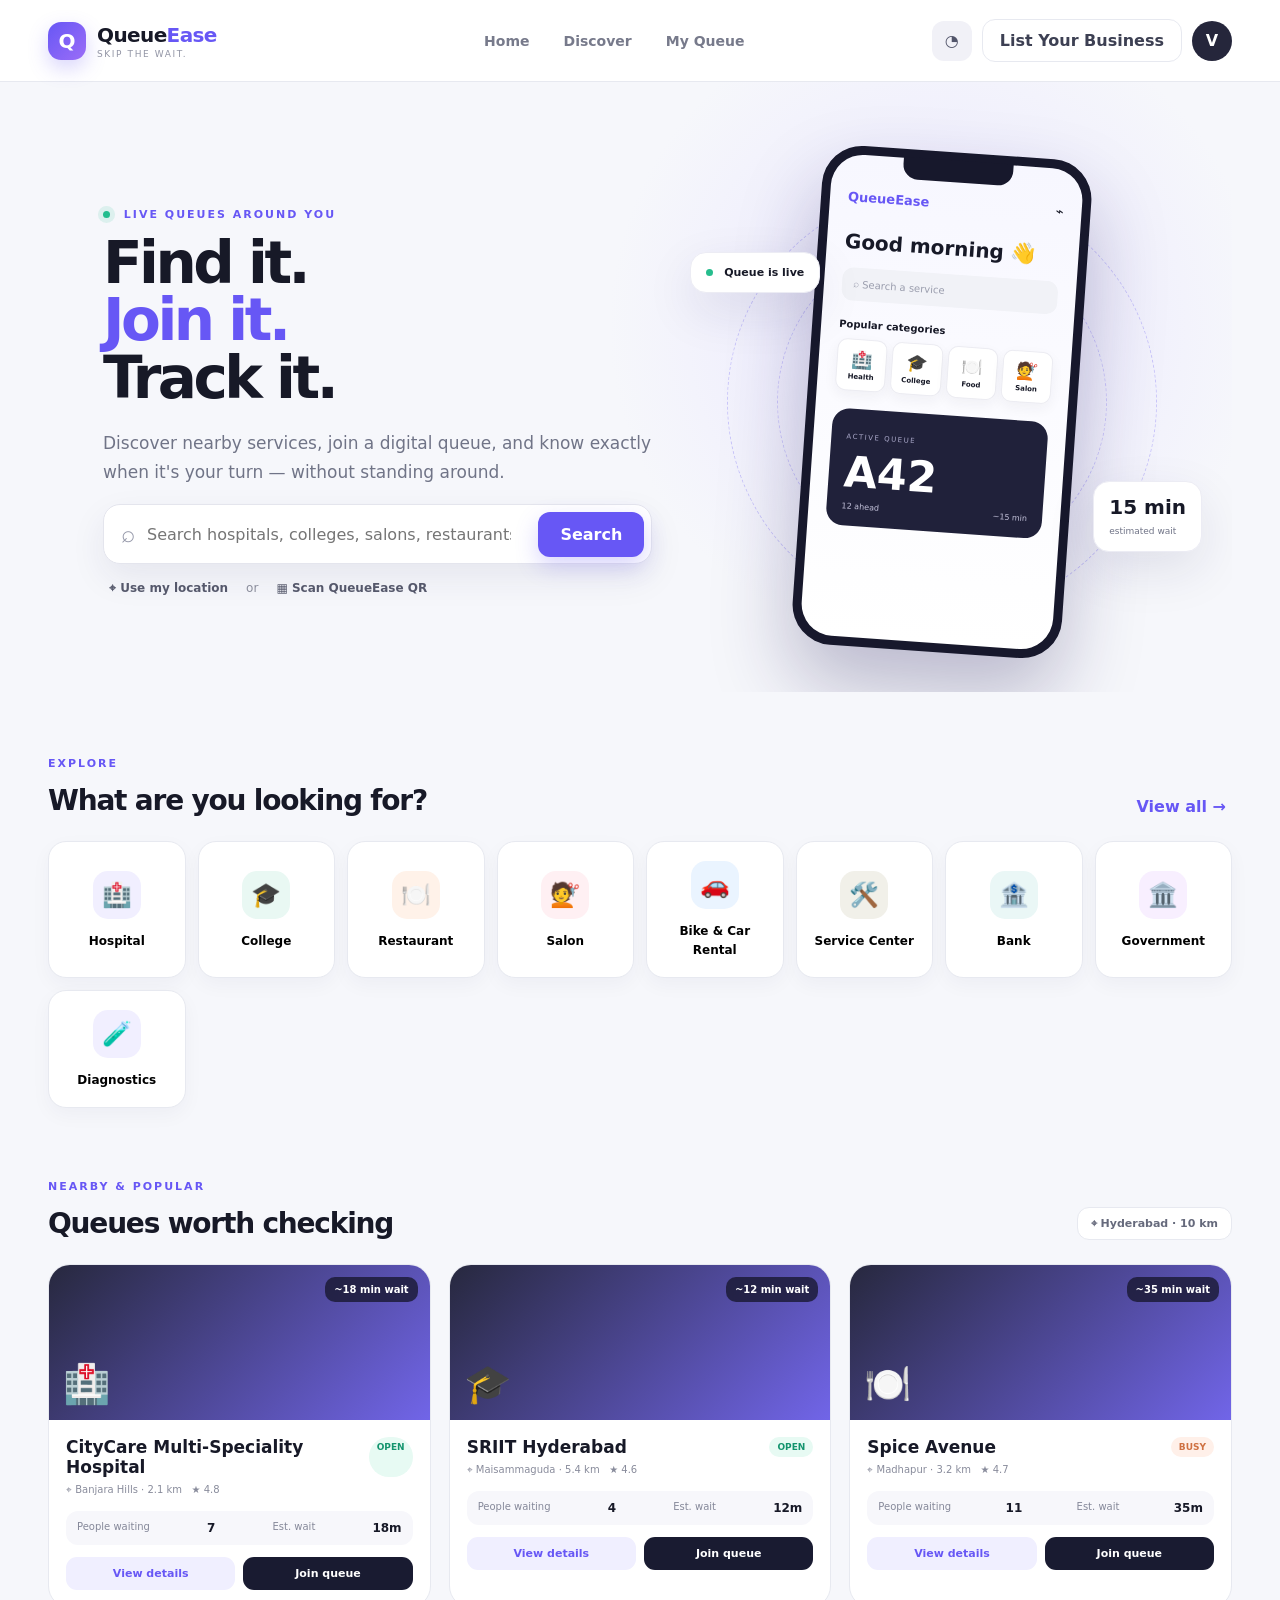
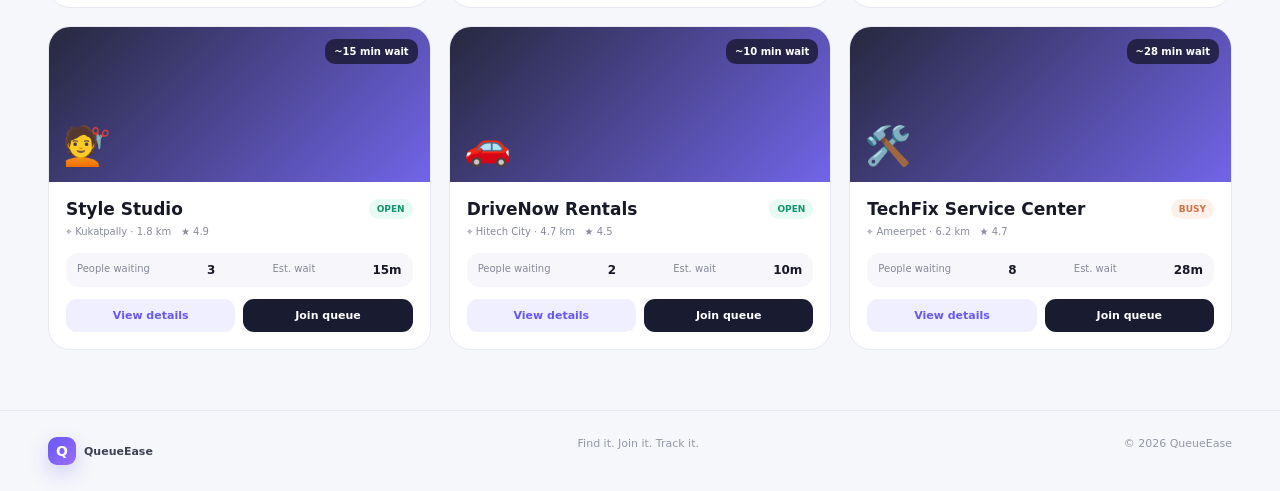
<file: QueueEase-WebApp/index.html>
<!DOCTYPE html>
<html lang="en">
<head>
  <meta charset="UTF-8" />
  <meta name="viewport" content="width=device-width, initial-scale=1.0" />
  <title>QueueEase — Find it. Join it. Track it.</title>
  <link rel="stylesheet" href="styles.css" />
</head>
<body>
  <div class="app-shell">
    <header class="topbar">
      <a class="brand" href="#" data-page="home">
        <span class="brand-mark">Q</span>
        <span>
          <strong>Queue<span>Ease</span></strong>
          <small>Skip the wait.</small>
        </span>
      </a>

      <nav class="desktop-nav">
        <a href="#" data-page="home">Home</a>
        <a href="#" data-page="discover">Discover</a>
        <a href="#" data-page="myqueue">My Queue</a>
      </nav>

      <div class="top-actions">
        <button class="icon-btn" id="notificationBtn" aria-label="Notifications">◔</button>
        <button class="outline-btn" id="listBusinessBtn">List Your Business</button>
        <button class="profile-btn" id="profileBtn">V</button>
      </div>
    </header>

    <main>
      <!-- HOME -->
      <section class="page active" id="homePage">
        <div class="hero">
          <div class="hero-copy">
            <div class="eyebrow"><span class="pulse"></span> LIVE QUEUES AROUND YOU</div>
            <h1>Find it.<br><span>Join it.</span><br>Track it.</h1>
            <p>Discover nearby services, join a digital queue, and know exactly when it's your turn — without standing around.</p>

            <div class="hero-search">
              <span>⌕</span>
              <input id="homeSearch" type="search" placeholder="Search hospitals, colleges, salons, restaurants..." />
              <button id="homeSearchBtn">Search</button>
            </div>

            <div class="hero-links">
              <button id="useLocationBtn">⌖ Use my location</button>
              <span>or</span>
              <button id="scanQrBtn">▦ Scan QueueEase QR</button>
            </div>
          </div>

          <div class="hero-visual">
            <div class="orbit orbit-one"></div>
            <div class="orbit orbit-two"></div>
            <div class="phone">
              <div class="phone-notch"></div>
              <div class="phone-screen">
                <div class="mini-head">
                  <span>QueueEase</span><span>⌁</span>
                </div>
                <div class="mini-greeting">Good morning 👋</div>
                <div class="mini-search">⌕ Search a service</div>
                <div class="mini-label">Popular categories</div>
                <div class="mini-cats">
                  <span>🏥<b>Health</b></span>
                  <span>🎓<b>College</b></span>
                  <span>🍽️<b>Food</b></span>
                  <span>💇<b>Salon</b></span>
                </div>
                <div class="mini-ticket">
                  <small>ACTIVE QUEUE</small>
                  <strong>A42</strong>
                  <div><span>12 ahead</span><span>~15 min</span></div>
                </div>
              </div>
            </div>
            <div class="float-card card-wait"><b>15 min</b><small>estimated wait</small></div>
            <div class="float-card card-live"><i></i> Queue is live</div>
          </div>
        </div>

        <div class="section-head">
          <div>
            <div class="eyebrow">EXPLORE</div>
            <h2>What are you looking for?</h2>
          </div>
          <button class="text-btn" data-page="discover">View all →</button>
        </div>

        <div class="category-grid" id="categoryGrid"></div>

        <div class="section-head nearby-head">
          <div>
            <div class="eyebrow">NEARBY & POPULAR</div>
            <h2>Queues worth checking</h2>
          </div>
          <div class="location-chip" id="locationChip">⌖ Hyderabad · 10 km</div>
        </div>
        <div class="business-grid" id="homeBusinessGrid"></div>
      </section>

      <!-- DISCOVER -->
      <section class="page" id="discoverPage">
        <div class="discover-top">
          <div>
            <div class="eyebrow">DISCOVER</div>
            <h1>Find a place. <span>Skip the line.</span></h1>
            <p>Choose a category or search directly for an organization or service.</p>
          </div>
          <button class="soft-btn" id="discoverQrBtn">▦ Scan QR</button>
        </div>

        <div class="discover-controls">
          <div class="large-search"><span>⌕</span><input id="discoverSearch" type="search" placeholder="Search organization or service..." /></div>
          <button class="filter-btn" id="nearbyFilter">⌖ Near me</button>
          <button class="filter-btn" id="sortBtn">↕ Sort: Recommended</button>
        </div>

        <div class="filter-row" id="discoverCategories"></div>
        <div class="result-meta"><span id="resultCount"></span><span class="live-legend"><i></i> Live queue data</span></div>
        <div class="business-grid discover-grid" id="discoverGrid"></div>
      </section>

      <!-- BUSINESS DETAIL -->
      <section class="page" id="businessPage">
        <button class="back-btn" id="backToDiscover">← Back to results</button>
        <div id="businessDetail"></div>
      </section>

      <!-- MY QUEUE -->
      <section class="page" id="myqueuePage">
        <div class="discover-top">
          <div>
            <div class="eyebrow">MY QUEUE</div>
            <h1>Your digital <span>waiting room.</span></h1>
            <p>Track your active token without staying at the counter.</p>
          </div>
        </div>
        <div id="myQueueContent"></div>
      </section>
    </main>

    <footer>
      <div class="footer-brand"><span class="brand-mark">Q</span><b>QueueEase</b></div>
      <span>Find it. Join it. Track it.</span>
      <span>© 2026 QueueEase</span>
    </footer>
  </div>

  <!-- JOIN MODAL -->
  <div class="modal-backdrop" id="joinModal">
    <div class="modal join-modal">
      <button class="close-modal" data-close="joinModal">×</button>
      <div class="modal-icon">🎫</div>
      <div class="eyebrow">JOIN DIGITAL QUEUE</div>
      <h2 id="joinBusinessName">Business</h2>
      <p id="joinServiceHint">Choose a service to continue.</p>
      <div class="service-list" id="serviceList"></div>
      <div class="notification-choice">
        <label>How should we notify you?</label>
        <div class="notify-options">
          <button class="notify-option active" data-notify="browser">🔔 Browser</button>
          <button class="notify-option" data-notify="sms">📱 SMS</button>
          <button class="notify-option" data-notify="email">✉ Email</button>
          <button class="notify-option" data-notify="call">☎ Call</button>
        </div>
      </div>
      <button class="primary-btn full" id="confirmJoinBtn">Join Queue →</button>
    </div>
  </div>

  <!-- TICKET MODAL -->
  <div class="modal-backdrop" id="ticketModal">
    <div class="modal ticket-modal">
      <button class="close-modal" data-close="ticketModal">×</button>
      <div class="ticket-top">
        <span class="live-pill"><i></i> ACTIVE NOW</span>
        <span id="ticketCategory">Service</span>
      </div>
      <div class="ticket-brand" id="ticketBusiness">QueueEase</div>
      <div class="ticket-number" id="ticketNumber">A42</div>
      <div class="ticket-service" id="ticketService">General Service</div>
      <div class="ticket-stats">
        <div><b id="ticketAhead">12</b><small>People ahead</small></div>
        <div><b id="ticketWait">15 min</b><small>Estimated wait</small></div>
      </div>
      <div class="progress"><span id="ticketProgress"></span></div>
      <p class="ticket-note">This estimate updates as the queue moves.</p>
      <div class="ticket-actions">
        <button class="soft-btn" id="openMyQueueBtn">View My Queue</button>
        <button class="danger-btn" id="leaveQueueBtn">Leave Queue</button>
      </div>
    </div>
  </div>

  <!-- QR MODAL -->
  <div class="modal-backdrop" id="qrModal">
    <div class="modal qr-modal">
      <button class="close-modal" data-close="qrModal">×</button>
      <div class="eyebrow">QUEUEEASE QR</div>
      <h2>Scan to join a queue</h2>
      <p>For the demo, use the sample QR below or enter an organization code.</p>
      <div class="fake-qr" id="fakeQr"></div>
      <input class="code-input" id="qrCodeInput" placeholder="e.g. QEA-1024" />
      <button class="primary-btn full" id="qrContinueBtn">Continue →</button>
    </div>
  </div>

  <!-- BUSINESS MODAL -->
  <div class="modal-backdrop" id="businessModal">
    <div class="modal">
      <button class="close-modal" data-close="businessModal">×</button>
      <div class="modal-icon">🏢</div>
      <div class="eyebrow">FOR ORGANIZATIONS</div>
      <h2>Bring your queue online.</h2>
      <p>QueueEase lets your customers join digitally while your staff manage tokens in real time.</p>
      <div class="business-benefits">
        <span>✓ Digital tokens</span><span>✓ Live queue</span><span>✓ QR joining</span><span>✓ Notifications</span>
      </div>
      <button class="primary-btn full" id="businessDemoBtn">View Business Demo →</button>
    </div>
  </div>

  <div class="toast" id="toast"></div>
  <script src="app.js"></script>
</body>
</html>
</file>
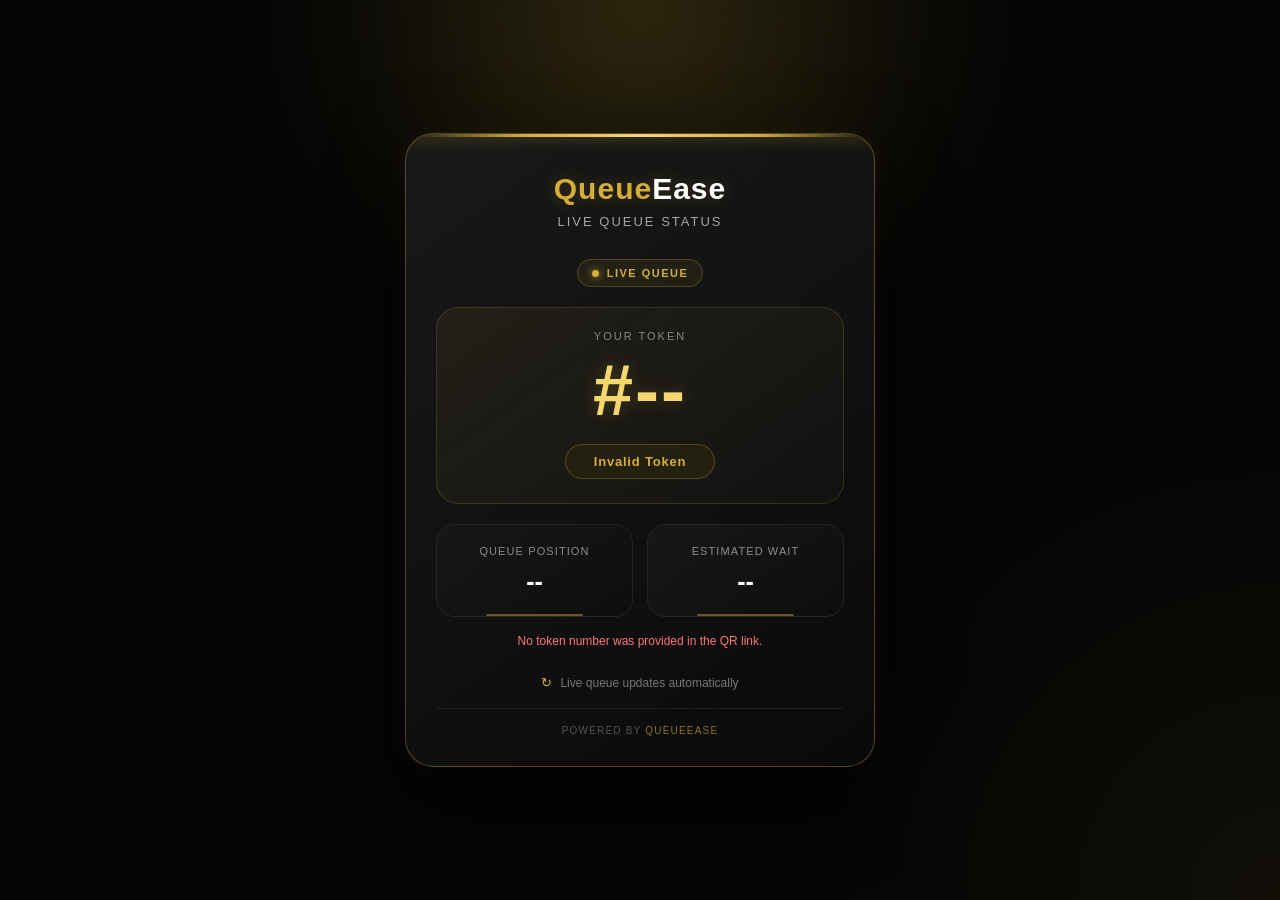
<file: live-queue.html>
<!DOCTYPE html>
<html lang="en">
<head>
    <meta charset="UTF-8">
    <meta name="viewport" content="width=device-width, initial-scale=1.0">

    <title>QueueEase Live Queue</title>

    <style>
        * {
            box-sizing: border-box;
        }

        body {
            margin: 0;
            min-height: 100vh;
            font-family: Arial, Helvetica, sans-serif;

            background:
                radial-gradient(
                    circle at 50% 0%,
                    rgba(212,175,55,0.13),
                    transparent 35%
                ),
                radial-gradient(
                    circle at 100% 100%,
                    rgba(212,175,55,0.06),
                    transparent 30%
                ),
                #050505;

            color: #ffffff;

            display: flex;
            justify-content: center;
            align-items: center;

            padding: 25px;
        }

        body::before {
            content: "";

            position: fixed;

            width: 350px;
            height: 350px;

            border-radius: 50%;

            background: rgba(212,175,55,0.08);

            filter: blur(100px);

            top: -150px;
            left: 50%;

            transform: translateX(-50%);

            pointer-events: none;
        }

        .card {
            position: relative;

            width: 100%;
            max-width: 470px;

            padding: 38px 30px 30px;

            text-align: center;

            border-radius: 28px;

            background:
                linear-gradient(
                    145deg,
                    rgba(25,25,25,0.98),
                    rgba(10,10,10,0.98)
                );

            border: 1px solid rgba(212,175,55,0.35);

            box-shadow:
                0 30px 80px rgba(0,0,0,0.75),
                0 0 35px rgba(212,175,55,0.06);

            overflow: hidden;
        }

        .card::before {
            content: "";

            position: absolute;

            top: 0;
            left: 0;
            right: 0;

            height: 3px;

            background:
                linear-gradient(
                    90deg,
                    transparent,
                    #d4af37,
                    #f5d76e,
                    #d4af37,
                    transparent
                );

            box-shadow:
                0 0 15px rgba(212,175,55,0.7);
        }

        .brand-area {
            margin-bottom: 8px;
        }

        .logo {
            font-size: 30px;
            font-weight: 800;
            letter-spacing: 1px;

            color: #d4af37;

            text-shadow:
                0 0 18px rgba(212,175,55,0.25);
        }

        .logo span {
            color: #ffffff;
        }

        .subtitle {
            margin-top: 8px;

            color: #a6a6a6;

            font-size: 13px;

            letter-spacing: 2px;

            text-transform: uppercase;
        }

        .live-indicator {
            display: inline-flex;

            align-items: center;
            justify-content: center;

            gap: 8px;

            margin-top: 22px;
            margin-bottom: 12px;

            padding: 7px 14px;

            border-radius: 30px;

            background: rgba(212,175,55,0.08);

            border: 1px solid rgba(212,175,55,0.25);

            color: #d4af37;

            font-size: 11px;

            font-weight: bold;

            letter-spacing: 1.5px;
        }

        .live-dot {
            width: 7px;
            height: 7px;

            border-radius: 50%;

            background: #d4af37;

            box-shadow:
                0 0 8px rgba(212,175,55,0.9);

            animation: livePulse 1.5s infinite;
        }

        @keyframes livePulse {
            0% {
                opacity: 1;
                transform: scale(1);
            }

            50% {
                opacity: 0.4;
                transform: scale(0.75);
            }

            100% {
                opacity: 1;
                transform: scale(1);
            }
        }

        .token-section {
            margin-top: 8px;

            padding: 22px 15px 24px;

            border-radius: 22px;

            background:
                linear-gradient(
                    145deg,
                    rgba(212,175,55,0.07),
                    rgba(255,255,255,0.015)
                );

            border: 1px solid rgba(212,175,55,0.18);
        }

        .token-label {
            font-size: 11px;

            color: #888888;

            text-transform: uppercase;

            letter-spacing: 2px;

            margin-bottom: 3px;
        }

        .token {
            font-size: 72px;

            line-height: 1;

            font-weight: 900;

            margin: 12px 0 18px;

            color: #f5d76e;

            letter-spacing: 2px;

            text-shadow:
                0 0 18px rgba(212,175,55,0.25);
        }

        .status {
            display: inline-flex;

            align-items: center;
            justify-content: center;

            min-width: 150px;

            padding: 9px 20px;

            border-radius: 30px;

            background: #24200f;

            color: #d4af37;

            border: 1px solid rgba(212,175,55,0.28);

            font-size: 13px;

            font-weight: bold;

            letter-spacing: 0.8px;
        }

        .info {
            display: grid;

            grid-template-columns: 1fr 1fr;

            gap: 14px;

            margin-top: 20px;
        }

        .box {
            position: relative;

            background:
                linear-gradient(
                    145deg,
                    #171717,
                    #0e0e0e
                );

            padding: 20px 12px;

            border-radius: 18px;

            border: 1px solid #252525;
        }

        .box::after {
            content: "";

            position: absolute;

            bottom: 0;
            left: 25%;
            right: 25%;

            height: 2px;

            background: #d4af37;

            opacity: 0.45;

            border-radius: 10px;
        }

        .label {
            color: #8d8d8d;

            font-size: 11px;

            text-transform: uppercase;

            letter-spacing: 1.1px;
        }

        .value {
            color: #ffffff;

            font-size: 25px;

            font-weight: 700;

            margin-top: 10px;
        }

        .refresh {
            display: flex;

            justify-content: center;
            align-items: center;

            gap: 8px;

            margin-top: 25px;

            color: #777777;

            font-size: 12px;
        }

        .refresh-icon {
            color: #d4af37;

            font-size: 13px;
        }

        .footer {
            margin-top: 18px;

            padding-top: 16px;

            border-top: 1px solid #202020;

            color: #555555;

            font-size: 10px;

            letter-spacing: 1.2px;

            text-transform: uppercase;
        }

        .footer span {
            color: #8d7322;
        }

        .error-message {
            margin-top: 15px;

            color: #ff7777;

            font-size: 12px;

            line-height: 1.5;
        }

        @media (max-width: 500px) {

            body {
                padding: 15px;
            }

            .card {
                padding: 32px 20px 24px;

                border-radius: 24px;
            }

            .logo {
                font-size: 27px;
            }

            .token {
                font-size: 62px;
            }

            .box {
                padding: 17px 8px;
            }

            .value {
                font-size: 22px;
            }
        }
    </style>
</head>

<body>

<div class="card">

    <div class="brand-area">

        <div class="logo">
            Queue<span>Ease</span>
        </div>

        <div class="subtitle">
            Live Queue Status
        </div>

    </div>


    <div class="live-indicator">

        <div class="live-dot"></div>

        LIVE QUEUE

    </div>


    <div class="token-section">

        <div class="token-label">
            Your Token
        </div>

        <div
            class="token"
            id="tokenNumber"
        >
            #--
        </div>

        <div
            class="status"
            id="status"
        >
            Loading...
        </div>

    </div>


    <div class="info">

        <div class="box">

            <div class="label">
                Queue Position
            </div>

            <div
                class="value"
                id="position"
            >
                --
            </div>

        </div>


        <div class="box">

            <div class="label">
                Estimated Wait
            </div>

            <div
                class="value"
                id="wait"
            >
                --
            </div>

        </div>

    </div>


    <div
        id="errorMessage"
        class="error-message"
    ></div>


    <div class="refresh">

        <span class="refresh-icon">
            ↻
        </span>

        Live queue updates automatically

    </div>


    <div class="footer">

        Powered by
        <span>QueueEase</span>

    </div>

</div>


<script>

/* =====================================================
   QUEUEEASE LIVE QUEUE
   DIRECT SPRING BOOT CONNECTION
===================================================== */


/* ================= API ================= */

const API_BASE =
    "http://localhost:8080";


/* ================= GET TOKEN ================= */

const params =
    new URLSearchParams(
        window.location.search
    );


const tokenNumber =
    params.get("token");


console.log(
    "QR TOKEN:",
    tokenNumber
);


/* ================= ELEMENTS ================= */

const tokenElement =
    document.getElementById(
        "tokenNumber"
    );


const positionElement =
    document.getElementById(
        "position"
    );


const waitElement =
    document.getElementById(
        "wait"
    );


const statusElement =
    document.getElementById(
        "status"
    );


const errorElement =
    document.getElementById(
        "errorMessage"
    );


/* ================= AUDIO ================= */

let audioContext = null;

let previousStatus = null;


/* ================= UNLOCK AUDIO ================= */

function unlockAudio() {

    try {

        if (!audioContext) {

            audioContext =
                new (
                    window.AudioContext ||
                    window.webkitAudioContext
                )();

        }

        if (
            audioContext.state ===
            "suspended"
        ) {

            audioContext.resume();

        }

    }

    catch (error) {

        console.error(
            "Audio error:",
            error
        );

    }

}


/* ================= BUZZER ================= */

function playBuzzer() {

    try {

        unlockAudio();

        if (!audioContext) {
            return;
        }


        const oscillator =
            audioContext.createOscillator();


        const gain =
            audioContext.createGain();


        oscillator.connect(
            gain
        );


        gain.connect(
            audioContext.destination
        );


        oscillator.type =
            "sine";


        oscillator.frequency.setValueAtTime(
            800,
            audioContext.currentTime
        );


        oscillator.frequency.setValueAtTime(
            600,
            audioContext.currentTime + 0.25
        );


        oscillator.frequency.setValueAtTime(
            900,
            audioContext.currentTime + 0.45
        );


        gain.gain.setValueAtTime(
            0.35,
            audioContext.currentTime
        );


        gain.gain.exponentialRampToValueAtTime(
            0.01,
            audioContext.currentTime + 0.8
        );


        oscillator.start();


        oscillator.stop(
            audioContext.currentTime + 0.8
        );


        console.log(
            "🔔 Buzzer played"
        );

    }

    catch (error) {

        console.error(
            "Buzzer failed:",
            error
        );

    }

}


/* ================= NOTIFICATION ================= */

async function requestNotificationPermission() {

    if (
        "Notification" in window
    ) {

        try {

            if (
                Notification.permission ===
                "default"
            ) {

                await Notification.requestPermission();

            }

        }

        catch (error) {

            console.log(
                "Notification permission error:",
                error
            );

        }

    }

}


/* ================= TURN NOTIFICATION ================= */

function showTurnNotification(
    token
) {

    if (
        "Notification" in window &&
        Notification.permission ===
        "granted"
    ) {

        new Notification(
            "🔔 QueueEase",
            {
                body:
                    "It's your turn! Token #" +
                    token.tokenNumber +
                    " is being called."
            }
        );

    }

}


/* =====================================================
   LOAD TOKEN STATUS
===================================================== */

async function loadQueue() {

    /* ================= VALIDATE TOKEN ================= */

    if (!tokenNumber) {

        tokenElement.textContent =
            "#--";

        statusElement.textContent =
            "Invalid Token";

        errorElement.textContent =
            "No token number was provided in the QR link.";

        return;

    }


    /* ================= API URL ================= */

    const url =
        API_BASE +
        "/queue/status/" +
        encodeURIComponent(
            tokenNumber
        );


    console.log(
        "Calling:",
        url
    );


    try {

        const response =
            await fetch(
                url
            );


        console.log(
            "HTTP STATUS:",
            response.status
        );


        /* ================= API ERROR ================= */

        if (!response.ok) {

            const errorText =
                await response.text();


            console.error(
                "API ERROR:",
                errorText
            );


            throw new Error(
                "HTTP " +
                response.status
            );

        }


        /* ================= JSON ================= */

        const token =
            await response.json();


        console.log(
            "TOKEN DETAILS:",
            token
        );


        /* ================= TOKEN ================= */

        tokenElement.textContent =
            "#" +
            token.tokenNumber;


        /* ================= POSITION ================= */

        positionElement.textContent =
            token.queuePosition;


        /* ================= WAIT ================= */

        waitElement.textContent =
            token.estimatedWaitingTime +
            " min";


        /* ================= STATUS ================= */

        if (
            token.status ===
            "CALLED"
        ) {

            statusElement.textContent =
                "🔔 YOUR TURN";


            statusElement.style.background =
                "#5b3b00";


            statusElement.style.color =
                "#ffd166";


            statusElement.style.borderColor =
                "#d4af37";


            /* ================= BUZZ ================= */

            if (
                previousStatus !==
                "CALLED"
            ) {

                playBuzzer();

                showTurnNotification(
                    token
                );

            }

        }

        else if (
            token.status ===
            "SERVED"
        ) {

            statusElement.textContent =
                "✅ SERVED";


            statusElement.style.background =
                "#173c2c";


            statusElement.style.color =
                "#55e6a5";


            statusElement.style.borderColor =
                "#55e6a5";

        }

        else {

            statusElement.textContent =
                "WAITING";


            statusElement.style.background =
                "#24200f";


            statusElement.style.color =
                "#d4af37";


            statusElement.style.borderColor =
                "rgba(212,175,55,0.28)";

        }


        /* ================= CLEAR ERROR ================= */

        errorElement.textContent =
            "";


        /* ================= SAVE STATUS ================= */

        previousStatus =
            token.status;

    }

    catch (error) {

        console.error(
            "Live queue error:",
            error
        );


        statusElement.textContent =
            "CONNECTION ERROR";


        statusElement.style.background =
            "#3b1717";


        statusElement.style.color =
            "#ff7777";


        errorElement.textContent =
            "Unable to connect to QueueEase server. " +
            "Make sure Spring Boot is running on port 8080.";

    }

}


/* ================= USER CLICK ================= */

document.addEventListener(
    "click",
    unlockAudio
);


/* ================= START ================= */

requestNotificationPermission();

loadQueue();


/* ================= AUTO REFRESH ================= */

setInterval(
    loadQueue,
    5000
);

</script>

</body>
</html>
</file>
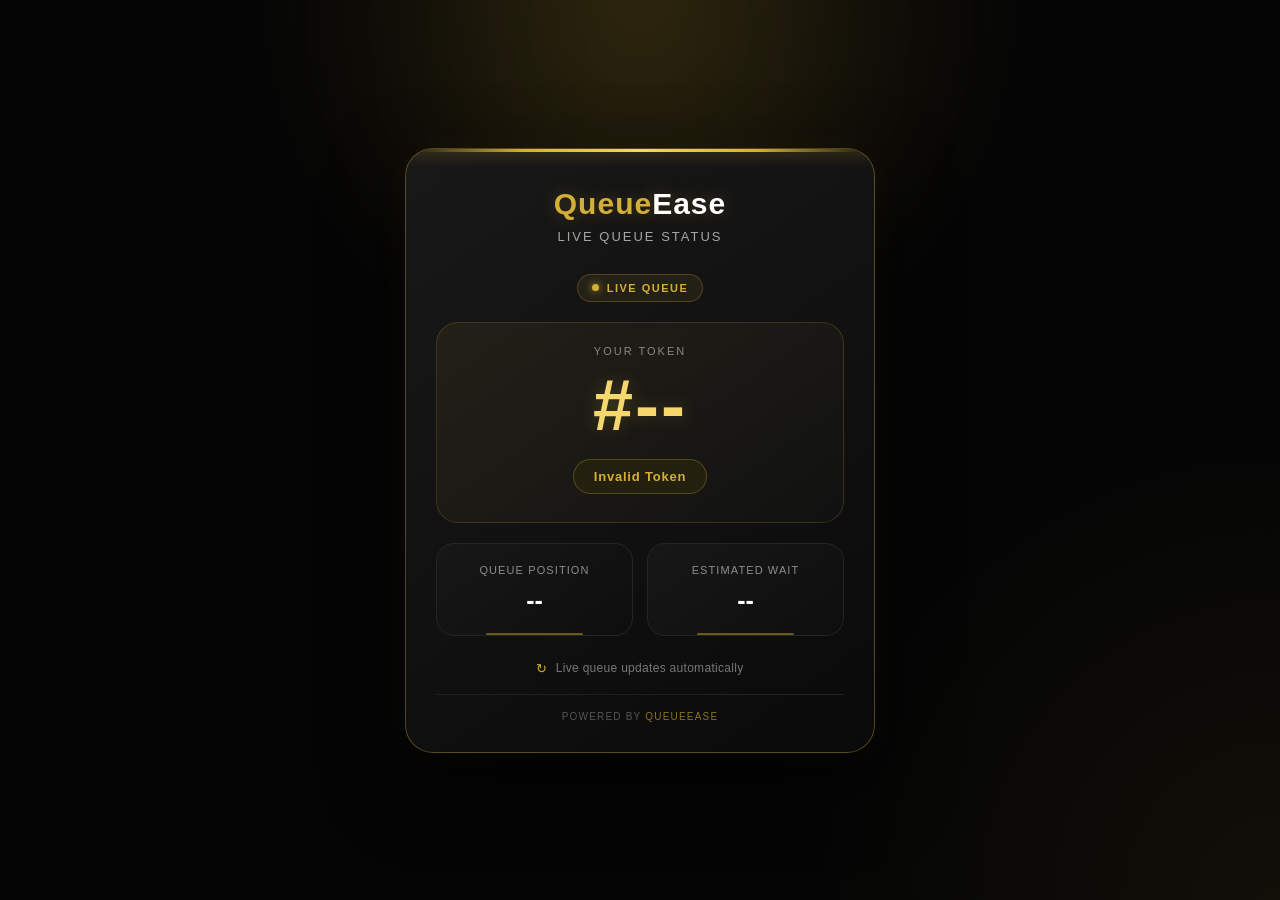
<file: queueless/src/main/resources/static/live-queue.html>
<!DOCTYPE html>
<html lang="en">
<head>
    <meta charset="UTF-8">
    <meta name="viewport" content="width=device-width, initial-scale=1.0">

    <title>QueueEase Live Queue</title>

    <style>
        /* =========================================
           QUEUEEASE BLACK + GOLD LUXURY THEME
        ========================================= */

        * {
            box-sizing: border-box;
        }

        body {
            margin: 0;
            min-height: 100vh;
            font-family: Arial, Helvetica, sans-serif;
            background:
                radial-gradient(circle at 50% 0%, rgba(212, 175, 55, 0.13), transparent 35%),
                radial-gradient(circle at 100% 100%, rgba(212, 175, 55, 0.06), transparent 30%),
                #050505;
            color: #ffffff;

            display: flex;
            justify-content: center;
            align-items: center;

            padding: 25px;

            overflow-x: hidden;
        }


        /* =========================================
           BACKGROUND GLOW
        ========================================= */

        body::before {
            content: "";
            position: fixed;

            width: 350px;
            height: 350px;

            border-radius: 50%;

            background: rgba(212, 175, 55, 0.08);

            filter: blur(100px);

            top: -150px;
            left: 50%;

            transform: translateX(-50%);

            pointer-events: none;
        }


        /* =========================================
           MAIN CARD
        ========================================= */

        .card {
            position: relative;

            width: 100%;
            max-width: 470px;

            padding: 38px 30px 30px;

            text-align: center;

            border-radius: 28px;

            background:
                linear-gradient(
                    145deg,
                    rgba(25, 25, 25, 0.98),
                    rgba(10, 10, 10, 0.98)
                );

            border: 1px solid rgba(212, 175, 55, 0.35);

            box-shadow:
                0 30px 80px rgba(0, 0, 0, 0.75),
                0 0 35px rgba(212, 175, 55, 0.06);

            overflow: hidden;
        }


        /* =========================================
           GOLD TOP LINE
        ========================================= */

        .card::before {
            content: "";

            position: absolute;

            top: 0;
            left: 0;
            right: 0;

            height: 3px;

            background:
                linear-gradient(
                    90deg,
                    transparent,
                    #d4af37,
                    #f5d76e,
                    #d4af37,
                    transparent
                );

            box-shadow:
                0 0 15px rgba(212, 175, 55, 0.7);
        }


        /* =========================================
           BRAND
        ========================================= */

        .brand-area {
            margin-bottom: 8px;
        }

        .logo {
            font-size: 30px;
            font-weight: 800;
            letter-spacing: 1px;

            color: #d4af37;

            text-shadow:
                0 0 18px rgba(212, 175, 55, 0.25);
        }

        .logo span {
            color: #ffffff;
        }

        .subtitle {
            margin-top: 8px;

            color: #a6a6a6;

            font-size: 13px;

            letter-spacing: 2px;

            text-transform: uppercase;
        }


        /* =========================================
           LIVE INDICATOR
        ========================================= */

        .live-indicator {
            display: inline-flex;

            align-items: center;
            justify-content: center;

            gap: 8px;

            margin-top: 22px;
            margin-bottom: 12px;

            padding: 7px 14px;

            border-radius: 30px;

            background: rgba(212, 175, 55, 0.08);

            border: 1px solid rgba(212, 175, 55, 0.25);

            color: #d4af37;

            font-size: 11px;

            font-weight: bold;

            letter-spacing: 1.5px;
        }

        .live-dot {
            width: 7px;
            height: 7px;

            border-radius: 50%;

            background: #d4af37;

            box-shadow:
                0 0 8px rgba(212, 175, 55, 0.9);

            animation: livePulse 1.5s infinite;
        }

        @keyframes livePulse {

            0% {
                opacity: 1;
                transform: scale(1);
            }

            50% {
                opacity: 0.4;
                transform: scale(0.75);
            }

            100% {
                opacity: 1;
                transform: scale(1);
            }
        }


        /* =========================================
           TOKEN AREA
        ========================================= */

        .token-section {
            margin-top: 8px;

            padding: 22px 15px 24px;

            border-radius: 22px;

            background:
                linear-gradient(
                    145deg,
                    rgba(212, 175, 55, 0.07),
                    rgba(255, 255, 255, 0.015)
                );

            border: 1px solid rgba(212, 175, 55, 0.18);
        }

        .token-label {
            font-size: 11px;

            color: #888888;

            text-transform: uppercase;

            letter-spacing: 2px;

            margin-bottom: 3px;
        }

        .token {
            font-size: 72px;

            line-height: 1;

            font-weight: 900;

            margin: 12px 0 18px;

            color: #f5d76e;

            letter-spacing: 2px;

            text-shadow:
                0 0 18px rgba(212, 175, 55, 0.25);
        }


        /* =========================================
           STATUS
        ========================================= */

        .status {
            display: inline-flex;

            align-items: center;
            justify-content: center;

            min-width: 130px;

            padding: 9px 20px;

            border-radius: 30px;

            background: #24200f;

            color: #d4af37;

            border: 1px solid rgba(212, 175, 55, 0.28);

            font-size: 13px;

            font-weight: bold;

            letter-spacing: 0.8px;

            margin-bottom: 4px;
        }


        /* =========================================
           INFORMATION GRID
        ========================================= */

        .info {
            display: grid;

            grid-template-columns: 1fr 1fr;

            gap: 14px;

            margin-top: 20px;
        }


        /* =========================================
           INFORMATION BOX
        ========================================= */

        .box {
            position: relative;

            background:
                linear-gradient(
                    145deg,
                    #171717,
                    #0e0e0e
                );

            padding: 20px 12px;

            border-radius: 18px;

            border: 1px solid #252525;

            transition:
                transform 0.25s ease,
                border-color 0.25s ease,
                box-shadow 0.25s ease;
        }

        .box:hover {
            transform: translateY(-3px);

            border-color: rgba(212, 175, 55, 0.4);

            box-shadow:
                0 10px 30px rgba(0, 0, 0, 0.4);
        }


        /* Small gold line */

        .box::after {
            content: "";

            position: absolute;

            bottom: 0;
            left: 25%;
            right: 25%;

            height: 2px;

            background: #d4af37;

            opacity: 0.45;

            border-radius: 10px;
        }


        .label {
            color: #8d8d8d;

            font-size: 11px;

            text-transform: uppercase;

            letter-spacing: 1.1px;
        }

        .value {
            color: #ffffff;

            font-size: 25px;

            font-weight: 700;

            margin-top: 10px;
        }


        /* =========================================
           REFRESH MESSAGE
        ========================================= */

        .refresh {
            display: flex;

            justify-content: center;
            align-items: center;

            gap: 8px;

            margin-top: 25px;

            color: #777777;

            font-size: 12px;

            letter-spacing: 0.3px;
        }

        .refresh-icon {
            color: #d4af37;

            font-size: 13px;
        }


        /* =========================================
           FOOTER
        ========================================= */

        .footer {
            margin-top: 18px;

            padding-top: 16px;

            border-top: 1px solid #202020;

            color: #555555;

            font-size: 10px;

            letter-spacing: 1.2px;

            text-transform: uppercase;
        }

        .footer span {
            color: #8d7322;
        }


        /* =========================================
           MOBILE
        ========================================= */

        @media (max-width: 500px) {

            body {
                padding: 15px;
            }

            .card {
                padding: 32px 20px 24px;

                border-radius: 24px;
            }

            .logo {
                font-size: 27px;
            }

            .subtitle {
                font-size: 11px;
            }

            .token {
                font-size: 62px;
            }

            .info {
                gap: 10px;
            }

            .box {
                padding: 17px 8px;
            }

            .value {
                font-size: 22px;
            }
        }


        /* =========================================
           VERY SMALL SCREENS
        ========================================= */

        @media (max-width: 350px) {

            .card {
                padding-left: 15px;
                padding-right: 15px;
            }

            .token {
                font-size: 55px;
            }

            .value {
                font-size: 20px;
            }
        }

    </style>
</head>


<body>


<div class="card">


    <!-- =====================================
         BRAND
    ====================================== -->

    <div class="brand-area">

        <div class="logo">
            Queue<span>Ease</span>
        </div>

        <div class="subtitle">
            Live Queue Status
        </div>

    </div>


    <!-- =====================================
         LIVE INDICATOR
    ====================================== -->

    <div class="live-indicator">

        <div class="live-dot"></div>

        LIVE QUEUE

    </div>


    <!-- =====================================
         TOKEN
    ====================================== -->

    <div class="token-section">

        <div class="token-label">
            Your Token
        </div>

        <div
            class="token"
            id="tokenNumber"
        >
            #--
        </div>


        <!-- =================================
             STATUS
        ================================== -->

        <div
            class="status"
            id="status"
        >
            Loading...
        </div>

    </div>


    <!-- =====================================
         QUEUE INFORMATION
    ====================================== -->

    <div class="info">


        <div class="box">

            <div class="label">
                Queue Position
            </div>

            <div
                class="value"
                id="position"
            >
                --
            </div>

        </div>


        <div class="box">

            <div class="label">
                Estimated Wait
            </div>

            <div
                class="value"
                id="wait"
            >
                --
            </div>

        </div>


    </div>


    <!-- =====================================
         REFRESH
    ====================================== -->

    <div class="refresh">

        <span class="refresh-icon">
            ↻
        </span>

        Live queue updates automatically

    </div>


    <!-- =====================================
         FOOTER
    ====================================== -->

    <div class="footer">

        Powered by
        <span>QueueEase</span>

    </div>


</div>



<script>

/* ================================
   TOKEN
================================ */

const params =
    new URLSearchParams(window.location.search);

const tokenNumber =
    params.get("token");


/* ================================
   STATUS VARIABLES
================================ */

let previousStatus = null;
let notificationShown = false;


/* ================================
   AUDIO VARIABLES
================================ */

let audioContext = null;
let audioUnlocked = false;


/* ================================
   UNLOCK AUDIO
================================ */

function unlockAudio() {

    if (audioUnlocked) {
        return;
    }

    try {

        audioContext =
            new (window.AudioContext ||
                 window.webkitAudioContext)();

        if (audioContext.state === "suspended") {

            audioContext.resume();

        }

        audioUnlocked = true;

        console.log("🔊 Audio unlocked");

    } catch (error) {

        console.error(
            "Audio unlock failed:",
            error
        );
    }
}


/* ================================
   BROWSER NOTIFICATION PERMISSION
================================ */

async function requestNotificationPermission() {

    if ("Notification" in window) {

        if (Notification.permission === "default") {

            await Notification.requestPermission();

        }

    }
}


/* ================================
   BUZZER
================================ */

function playBuzzer() {

    try {

        if (!audioContext) {

            unlockAudio();

        }

        if (!audioContext) {

            console.log(
                "Audio context unavailable"
            );

            return;
        }


        if (audioContext.state === "suspended") {

            audioContext.resume();

        }


        const oscillator =
            audioContext.createOscillator();

        const gainNode =
            audioContext.createGain();


        oscillator.connect(gainNode);

        gainNode.connect(
            audioContext.destination
        );


        oscillator.type = "sine";


        oscillator.frequency.setValueAtTime(
            800,
            audioContext.currentTime
        );


        oscillator.frequency.setValueAtTime(
            600,
            audioContext.currentTime + 0.25
        );


        gainNode.gain.setValueAtTime(
            0.4,
            audioContext.currentTime
        );


        gainNode.gain.exponentialRampToValueAtTime(
            0.01,
            audioContext.currentTime + 0.8
        );


        oscillator.start();


        oscillator.stop(
            audioContext.currentTime + 0.8
        );


        console.log("🔔 Buzzer played");

    } catch (error) {

        console.error(
            "Buzzer error:",
            error
        );
    }
}


/* ================================
   SHOW BROWSER NOTIFICATION
================================ */

function showTurnNotification(token) {

    if (
        "Notification" in window &&
        Notification.permission === "granted"
    ) {

        new Notification(
            "🔔 QueueEase",
            {
                body:
                    "It's your turn! Token #" +
                    token.tokenNumber +
                    " is being called.",

                icon: "/favicon.ico"
            }
        );

    }
}


/* ================================
   LIVE QUEUE
================================ */

async function loadQueue() {

    if (!tokenNumber) {

        document.getElementById(
            "status"
        ).textContent =
            "Invalid Token";

        return;
    }


    try {

        const response =
            await fetch(
                "/queue/status/" +
                Number(tokenNumber)
            );


        console.log(
            "Token requested:",
            tokenNumber
        );


        console.log(
            "Response status:",
            response.status
        );


        if (!response.ok) {

            throw new Error(
                "HTTP Error: " +
                response.status
            );

        }


        const text =
            await response.text();


        console.log(
            "Server response:",
            text
        );


        if (!text) {

            throw new Error(
                "Empty response from server"
            );

        }


        const token =
            JSON.parse(text);


        /* ================================
           TOKEN INFORMATION
        ================================= */

        document.getElementById(
            "tokenNumber"
        ).textContent =
            "#" + token.tokenNumber;


        document.getElementById(
            "position"
        ).textContent =
            token.queuePosition;


        document.getElementById(
            "wait"
        ).textContent =
            token.estimatedWaitingTime +
            " min";


        /* ================================
           STATUS
        ================================= */

        const statusElement =
            document.getElementById(
                "status"
            );


        /* ================================
           CALLED
        ================================= */

        if (token.status === "CALLED") {

            statusElement.textContent =
                "🔔 YOUR TURN";


            statusElement.style.background =
                "#5b3b00";


            statusElement.style.color =
                "#ffd166";


            /* ================================
               NOTIFY ONCE
            ================================= */

            if (
                previousStatus !== "CALLED" &&
                !notificationShown
            ) {

                playBuzzer();

                showTurnNotification(token);

                notificationShown = true;

            }

        }


        /* ================================
           SERVED
        ================================= */

        else if (token.status === "SERVED") {

            statusElement.textContent =
                "✅ SERVED";


            statusElement.style.background =
                "#173c2c";


            statusElement.style.color =
                "#55e6a5";


            notificationShown = false;

        }


        /* ================================
           WAITING
        ================================= */

        else {

            statusElement.textContent =
                "WAITING";


            statusElement.style.background =
                "#173c2c";


            statusElement.style.color =
                "#55e6a5";


            notificationShown = false;

        }


        /* ================================
           REMEMBER STATUS
        ================================= */

        previousStatus =
            token.status;


    } catch (error) {

        console.error(
            "Queue error:",
            error
        );


        document.getElementById(
            "status"
        ).textContent =
            "Error: " +
            error.message;

    }
}


/* ================================
   USER INTERACTION
   UNLOCKS BROWSER AUDIO
================================ */

document.addEventListener(
    "click",
    unlockAudio,
    { once: true }
);


document.addEventListener(
    "touchstart",
    unlockAudio,
    { once: true }
);


/* ================================
   START
================================ */

requestNotificationPermission();

loadQueue();


/* ================================
   AUTO REFRESH
================================ */

setInterval(
    loadQueue,
    5000
);

</script>

</body>
</html>
</file>
<file: QueueEase-WebApp/styles.css>
:root{
  --bg:#f6f7fb; --surface:#fff; --ink:#171927; --muted:#707487;
  --line:#e7e9f0; --accent:#6757f5; --accent2:#8a7cff; --mint:#25b99a;
  --dark:#191b31; --danger:#e05252; --shadow:0 18px 50px rgba(32,28,76,.10);
}
*{box-sizing:border-box} html{scroll-behavior:smooth}
body{margin:0;font-family:Inter,ui-sans-serif,system-ui,-apple-system,BlinkMacSystemFont,"Segoe UI",sans-serif;color:var(--ink);background:var(--bg)}
button,input{font:inherit} button{cursor:pointer;border:0}
a{text-decoration:none;color:inherit}
.app-shell{max-width:1440px;margin:auto;min-height:100vh;background:var(--bg)}
.topbar{height:82px;background:rgba(255,255,255,.92);backdrop-filter:blur(16px);border-bottom:1px solid var(--line);display:flex;align-items:center;justify-content:space-between;padding:0 48px;position:sticky;top:0;z-index:20}
.brand{display:flex;gap:11px;align-items:center}.brand-mark{width:38px;height:38px;border-radius:13px;background:linear-gradient(135deg,var(--accent),#9b6df7);color:#fff;display:grid;place-items:center;font-weight:900;font-size:20px;box-shadow:0 8px 20px rgba(103,87,245,.25)}
.brand strong{font-size:20px;letter-spacing:-.6px}.brand strong span{color:var(--accent)}.brand small{display:block;color:#9295a5;font-size:9px;letter-spacing:1.6px;text-transform:uppercase;margin-top:2px}
.desktop-nav{display:flex;gap:34px;margin-left:80px}.desktop-nav a{color:#777a8b;font-size:14px;font-weight:650}.desktop-nav a:hover{color:var(--accent)}
.top-actions{display:flex;align-items:center;gap:10px}.icon-btn,.profile-btn{width:40px;height:40px;border-radius:12px;background:#f1f1f7;color:#52556a}.profile-btn{border-radius:50%;background:#25263b;color:#fff;font-weight:800}
.outline-btn,.soft-btn{background:#fff;border:1px solid var(--line);padding:11px 17px;border-radius:13px;color:#3d4053;font-weight:700}
main{padding:0 48px 60px}.page{display:none}.page.active{display:block}
.hero{min-height:560px;display:grid;grid-template-columns:1.05fr .95fr;align-items:center;gap:30px;padding:70px 30px 40px;border-radius:0 0 34px 34px;background:radial-gradient(circle at 75% 40%,#e9e6ff 0,#f6f7fb 34%,#f6f7fb 100%);overflow:hidden}
.hero-copy{max-width:660px;padding-left:25px}.eyebrow{font-size:11px;letter-spacing:2px;color:var(--accent);font-weight:850;margin-bottom:14px}.pulse{display:inline-block;width:7px;height:7px;background:#23bd8e;border-radius:50%;box-shadow:0 0 0 5px rgba(35,189,142,.12);margin-right:8px}
h1{font-size:58px;line-height:.99;letter-spacing:-3.5px;margin:0 0 22px}.hero h1 span,.discover-top h1 span{color:var(--accent)}.hero-copy>p{color:var(--muted);font-size:17px;line-height:1.7;max-width:570px}
.hero-search,.large-search{height:60px;background:#fff;border:1px solid #e4e5ed;border-radius:17px;display:flex;align-items:center;padding:6px 7px 6px 17px;box-shadow:0 14px 35px rgba(44,37,94,.08)}.hero-search>span,.large-search>span{font-size:24px;color:#9699aa}.hero-search input,.large-search input{border:0;outline:0;flex:1;padding:0 12px;color:var(--ink);background:transparent}.hero-search button,.primary-btn{background:var(--accent);color:#fff;border-radius:12px;padding:13px 22px;font-weight:800;box-shadow:0 9px 22px rgba(103,87,245,.25)}
.hero-links{display:flex;gap:12px;align-items:center;margin-top:16px;font-size:12px;color:#8a8d9b}.hero-links button{background:transparent;color:#55586b;font-weight:750}
.hero-visual{height:500px;position:relative;display:grid;place-items:center}.orbit{position:absolute;border:1px dashed #c9c5fa;border-radius:50%}.orbit-one{width:430px;height:430px}.orbit-two{width:330px;height:330px}
.phone{width:270px;height:500px;border-radius:40px;padding:9px;background:#17182c;box-shadow:0 40px 80px rgba(31,25,87,.28);transform:rotate(4deg);position:relative;z-index:2}.phone-notch{position:absolute;width:110px;height:22px;left:calc(50% - 55px);top:8px;background:#17182c;border-radius:0 0 15px 15px;z-index:3}.phone-screen{height:100%;border-radius:32px;background:linear-gradient(#f7f7ff,#fff);padding:35px 18px 20px;overflow:hidden}.mini-head{display:flex;justify-content:space-between;font-weight:850;font-size:13px}.mini-head span:first-child{color:var(--accent)}.mini-greeting{font-size:20px;font-weight:850;margin:25px 0 14px}.mini-search{background:#f1f2f7;border-radius:11px;padding:11px;color:#9a9dad;font-size:10px}.mini-label{font-size:10px;font-weight:800;margin:18px 0 9px}.mini-cats{display:grid;grid-template-columns:repeat(4,1fr);gap:5px}.mini-cats span{background:#fff;border:1px solid #ececf2;border-radius:10px;padding:9px 3px;text-align:center;font-size:17px;box-shadow:0 5px 13px rgba(30,30,60,.05)}.mini-cats b{display:block;font-size:7px;margin-top:4px}.mini-ticket{background:#20213a;color:#fff;border-radius:17px;padding:15px;margin-top:18px}.mini-ticket small{color:#aaa8c9;font-size:7px;letter-spacing:1.5px}.mini-ticket strong{display:block;font-size:43px;line-height:1;margin:8px 0}.mini-ticket div{display:flex;justify-content:space-between;color:#c5c4dc;font-size:8px}
.float-card{position:absolute;background:#fff;box-shadow:var(--shadow);border:1px solid #ececf4;border-radius:16px;padding:13px 15px;z-index:3}.float-card b{display:block;font-size:20px}.float-card small{color:var(--muted);font-size:9px}.card-wait{right:0;bottom:100px}.card-live{left:8px;top:100px;font-size:11px;font-weight:800}.card-live i,.live-legend i{display:inline-block;width:7px;height:7px;background:#26bd8d;border-radius:50%;margin-right:7px}
.section-head{display:flex;align-items:end;justify-content:space-between;padding:65px 0 24px}.section-head h2{margin:0;font-size:28px;letter-spacing:-1.2px}.text-btn{background:transparent;color:var(--accent);font-weight:800}
.category-grid{display:grid;grid-template-columns:repeat(8,1fr);gap:12px}.category-card{background:#fff;border:1px solid var(--line);border-radius:18px;padding:19px 10px;text-align:center;transition:.2s;box-shadow:0 7px 20px rgba(31,28,73,.04)}.category-card:hover{transform:translateY(-4px);box-shadow:var(--shadow);border-color:#d8d4ff}.category-icon{width:48px;height:48px;border-radius:15px;margin:0 auto 11px;display:grid;place-items:center;font-size:24px;background:#f1efff}.category-card:nth-child(2) .category-icon{background:#e9f8f3}.category-card:nth-child(3) .category-icon{background:#fff2e9}.category-card:nth-child(4) .category-icon{background:#fff0f3}.category-card:nth-child(5) .category-icon{background:#eaf4ff}.category-card:nth-child(6) .category-icon{background:#f1f0e9}.category-card:nth-child(7) .category-icon{background:#eaf7f6}.category-card:nth-child(8) .category-icon{background:#f8efff}.category-card b{font-size:12px}.nearby-head{padding-top:72px}.location-chip{background:#fff;border:1px solid var(--line);padding:9px 13px;border-radius:12px;color:#666a7c;font-size:11px;font-weight:750}
.business-grid{display:grid;grid-template-columns:repeat(3,1fr);gap:18px}.business-card{background:#fff;border:1px solid var(--line);border-radius:22px;overflow:hidden;transition:.2s}.business-card:hover{transform:translateY(-3px);box-shadow:var(--shadow)}.business-img{height:155px;background:linear-gradient(135deg,#27283e,#7165e8);display:flex;align-items:flex-end;padding:14px;color:#fff;position:relative}.business-img .photo-icon{font-size:38px}.wait-badge{position:absolute;right:12px;top:12px;background:rgba(20,20,40,.75);backdrop-filter:blur(7px);color:#fff;border-radius:10px;padding:7px 9px;font-size:10px;font-weight:800}.business-info{padding:17px}.business-title{display:flex;justify-content:space-between;gap:10px}.business-title h3{font-size:17px;margin:0}.status{font-size:9px;border-radius:20px;padding:5px 8px;font-weight:850;white-space:nowrap}.status.open{background:#e7faf3;color:#13946e}.status.busy{background:#fff0e9;color:#cf7142}.business-meta{color:#888b9b;font-size:10px;margin:7px 0 15px}.queue-row{display:flex;justify-content:space-between;background:#f7f7fb;border-radius:12px;padding:10px 11px;margin-bottom:12px}.queue-row span{font-size:10px;color:#858899}.queue-row b{font-size:12px}.card-buttons{display:flex;gap:8px}.card-buttons button{flex:1;padding:10px;border-radius:11px;font-weight:800;font-size:11px}.view-btn{background:#f0efff;color:var(--accent)}.join-btn{background:var(--dark);color:#fff}
.discover-top{padding:65px 0 30px;display:flex;justify-content:space-between;align-items:end}.discover-top h1{font-size:44px;margin-bottom:12px}.discover-top p{margin:0;color:var(--muted)}.discover-controls{display:flex;gap:10px;margin-bottom:18px}.large-search{flex:1}.filter-btn{background:#fff;border:1px solid var(--line);border-radius:14px;padding:0 17px;color:#5d6072;font-weight:750}.filter-row{display:flex;gap:8px;overflow:auto;padding-bottom:15px}.filter-pill{background:#fff;border:1px solid var(--line);border-radius:22px;padding:9px 14px;font-size:11px;font-weight:800;color:#686b7b;white-space:nowrap}.filter-pill.active{background:var(--dark);border-color:var(--dark);color:#fff}.result-meta{display:flex;justify-content:space-between;align-items:center;color:#8b8e9d;font-size:11px;padding:8px 0 18px}.discover-grid{grid-template-columns:repeat(3,1fr)}
#businessPage{padding-top:35px}.back-btn{background:transparent;color:#66697a;font-weight:750;margin-bottom:22px}.detail-card{background:#fff;border:1px solid var(--line);border-radius:28px;overflow:hidden;box-shadow:var(--shadow)}.detail-cover{height:260px;background:linear-gradient(120deg,#1b1d32,#7668ef);padding:28px;display:flex;align-items:end;color:#fff}.detail-cover h1{font-size:40px;letter-spacing:-2px;margin:0 0 8px}.detail-content{padding:28px}.detail-columns{display:grid;grid-template-columns:1fr 340px;gap:25px}.detail-services{display:grid;gap:10px}.service-option{border:1px solid var(--line);border-radius:15px;padding:16px;display:flex;align-items:center;justify-content:space-between}.service-option b{font-size:13px}.service-option small{display:block;color:var(--muted);margin-top:4px}.service-option button{background:#f0efff;color:var(--accent);padding:9px 13px;border-radius:10px;font-weight:800}.live-panel{background:var(--dark);color:#fff;border-radius:22px;padding:22px}.live-panel .big{font-size:50px;font-weight:900;letter-spacing:-3px}.live-panel p{color:#b7b8c9;font-size:11px}.live-panel .mini-stat{display:flex;justify-content:space-between;border-top:1px solid #383a53;padding-top:13px;margin-top:15px}.live-panel b{font-size:18px}.live-panel small{color:#9b9caf;font-size:9px}
.empty-state{background:#fff;border:1px dashed #d7d9e5;border-radius:24px;text-align:center;padding:65px 20px;color:var(--muted)}.active-ticket{max-width:700px;background:#fff;border:1px solid var(--line);border-radius:26px;padding:25px;box-shadow:var(--shadow)}.active-ticket .ticket-number{font-size:82px}.active-ticket .ticket-stats{margin:20px 0}
footer{border-top:1px solid var(--line);padding:26px 48px;display:flex;justify-content:space-between;color:#9497a6;font-size:11px}footer .footer-brand{display:flex;align-items:center;gap:8px;color:#3d4051}.footer-brand .brand-mark{width:28px;height:28px;font-size:14px;border-radius:9px}
.modal-backdrop{display:none;position:fixed;inset:0;background:rgba(14,15,28,.58);backdrop-filter:blur(7px);z-index:50;align-items:center;justify-content:center;padding:20px}.modal-backdrop.open{display:flex}.modal{width:min(520px,100%);background:#fff;border-radius:26px;padding:30px;box-shadow:0 35px 100px rgba(0,0,0,.25);position:relative}.close-modal{position:absolute;right:18px;top:16px;width:34px;height:34px;border-radius:10px;background:#f2f2f6;color:#6b6e7d;font-size:22px}.modal-icon{font-size:36px;margin-bottom:12px}.modal h2{font-size:28px;letter-spacing:-1px;margin:4px 0 8px}.modal p{color:var(--muted);line-height:1.6;font-size:13px}.service-list{display:grid;gap:8px;margin:20px 0}.service-select{border:1px solid var(--line);border-radius:13px;padding:13px;display:flex;align-items:center;justify-content:space-between;background:#fff}.service-select.selected{border-color:var(--accent);background:#f5f3ff}.service-select small{color:var(--muted);display:block;margin-top:3px}.notification-choice label{display:block;font-size:11px;font-weight:850;margin-bottom:8px}.notify-options{display:grid;grid-template-columns:repeat(4,1fr);gap:7px;margin-bottom:18px}.notify-option{background:#f5f5f8;border:1px solid transparent;border-radius:11px;padding:10px 4px;font-size:10px}.notify-option.active{background:#f0efff;color:var(--accent);border-color:#d9d4ff;font-weight:850}.full{width:100%}
.ticket-modal{max-width:440px;text-align:center}.ticket-top{display:flex;justify-content:space-between;align-items:center;color:#8a8d9d;font-size:10px}.live-pill{background:#e9faf4;color:#12966f;padding:6px 9px;border-radius:20px;font-weight:850}.ticket-brand{font-size:17px;font-weight:850;margin-top:20px}.ticket-number{font-size:94px;line-height:1;font-weight:950;letter-spacing:-7px;color:var(--accent);margin:15px 0 2px}.ticket-service{color:var(--muted);font-size:12px}.ticket-stats{display:grid;grid-template-columns:1fr 1fr;gap:10px;margin:25px 0 15px}.ticket-stats div{background:#f6f6fa;border-radius:14px;padding:13px}.ticket-stats b{display:block;font-size:22px}.ticket-stats small{color:var(--muted);font-size:9px}.progress{height:9px;background:#ececf3;border-radius:10px;overflow:hidden}.progress span{display:block;height:100%;width:58%;background:linear-gradient(90deg,var(--accent),#9d76f7);border-radius:10px}.ticket-note{font-size:10px!important}.ticket-actions{display:flex;gap:8px;margin-top:18px}.ticket-actions>*{flex:1}.danger-btn{background:#fff0f0;color:var(--danger);border:1px solid #ffd8d8;border-radius:12px;font-weight:800}.fake-qr{width:190px;height:190px;margin:20px auto;background:
  linear-gradient(90deg,#111 10px,transparent 10px 20px,#111 20px 30px,transparent 30px 42px,#111 42px 51px,transparent 51px 64px,#111 64px 75px,transparent 75px),
  linear-gradient(#111 10px,transparent 10px 20px,#111 20px 31px,transparent 31px 43px,#111 43px 53px,transparent 53px 68px,#111 68px 78px,transparent 78px),
  #fff;border:10px solid #fff;box-shadow:0 0 0 1px #ddd;border-radius:8px}.code-input{width:100%;padding:13px;border:1px solid var(--line);border-radius:12px;outline:none;margin-bottom:10px}.business-benefits{display:grid;grid-template-columns:1fr 1fr;gap:8px;margin:18px 0}.business-benefits span{background:#f7f7fb;border-radius:10px;padding:10px;font-size:11px;font-weight:700}
.toast{position:fixed;left:50%;bottom:25px;transform:translate(-50%,20px);background:#202136;color:#fff;padding:13px 18px;border-radius:12px;font-size:12px;font-weight:750;opacity:0;pointer-events:none;transition:.25s;z-index:100}.toast.show{opacity:1;transform:translate(-50%,0)}
@media(max-width:1050px){.topbar{padding:0 24px}.desktop-nav{margin-left:20px}.top-actions .outline-btn{display:none}main{padding:0 24px 50px}.hero{grid-template-columns:1fr;padding:55px 20px}.hero-copy{padding:0}.hero-visual{height:430px}.category-grid{grid-template-columns:repeat(4,1fr)}.business-grid{grid-template-columns:repeat(2,1fr)}}
@media(max-width:700px){.topbar{height:70px;padding:0 15px}.desktop-nav{display:none}.icon-btn{display:none}main{padding:0 14px 35px}.hero{padding:42px 12px 10px;border-radius:0 0 25px 25px}.hero h1{font-size:45px;letter-spacing:-2.5px}.hero-copy>p{font-size:14px}.hero-search{height:54px}.hero-search button{padding:11px 13px}.hero-links{font-size:10px;flex-wrap:wrap}.hero-visual{height:390px}.phone{transform:scale(.78) rotate(4deg)}.float-card{transform:scale(.8)}.category-grid{grid-template-columns:repeat(4,1fr);gap:7px}.category-card{padding:12px 5px}.category-icon{width:39px;height:39px;font-size:19px}.category-card b{font-size:9px}.section-head{padding:45px 0 18px}.section-head h2{font-size:22px}.business-grid,.discover-grid{grid-template-columns:1fr}.discover-top{padding:42px 0 22px;display:block}.discover-top h1{font-size:35px;letter-spacing:-2px}.discover-controls{display:grid;grid-template-columns:1fr 1fr}.large-search{grid-column:1/-1}.filter-btn{height:45px}.detail-columns{grid-template-columns:1fr}.detail-cover{height:220px}.detail-cover h1{font-size:32px}.notify-options{grid-template-columns:repeat(2,1fr)}footer{padding:22px 15px;gap:10px;flex-wrap:wrap}.footer-brand{width:100%}}
</file>
